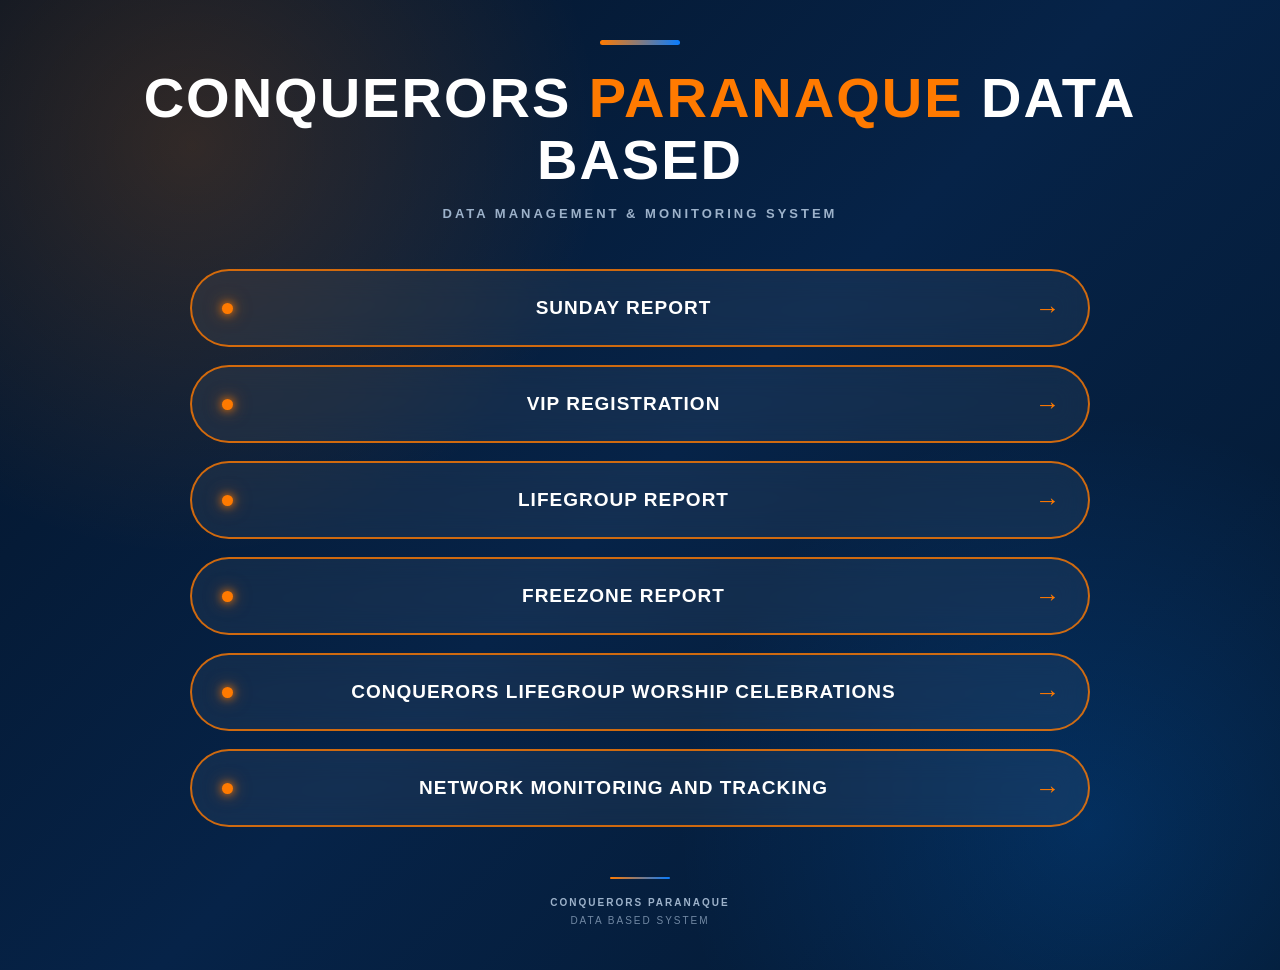
<file: index.html>
<!DOCTYPE html>
<html lang="en">
<head>
    <meta charset="UTF-8">
    <meta name="viewport" content="width=device-width, initial-scale=1.0">
    <title>CONQUERORS PARANAQUE DATA BASED</title>

    <link rel="stylesheet" href="style.css">
</head>

<body>

    <main class="dashboard">

        <!-- =========================
             HEADER
        ========================== -->

        <header class="header">

            <div class="brand-line"></div>

            <h1>
                CONQUERORS
                <span>PARANAQUE</span>
                DATA BASED
            </h1>

            <p>
                DATA MANAGEMENT & MONITORING SYSTEM
            </p>

        </header>


        <!-- =========================
             DASHBOARD CAPSULE MENU
        ========================== -->

        <section class="menu">

            <!-- NEW CAPSULE -->
            <a href="sunday-report.html" class="capsule">

                <span class="dot"></span>

                <span class="capsule-text">
                    SUNDAY REPORT
                </span>

                <span class="arrow">→</span>

            </a>


            <!-- VIP REGISTRATION -->
            <a href="vip-registration.html" class="capsule">

                <span class="dot"></span>

                <span class="capsule-text">
                    VIP REGISTRATION
                </span>

                <span class="arrow">→</span>

            </a>


            <!-- LIFEGROUP REPORT -->
            <a href="#" class="capsule">

                <span class="dot"></span>

                <span class="capsule-text">
                    LIFEGROUP REPORT
                </span>

                <span class="arrow">→</span>

            </a>


            <!-- FREEZONE REPORT -->
            <a href="#" class="capsule">

                <span class="dot"></span>

                <span class="capsule-text">
                    FREEZONE REPORT
                </span>

                <span class="arrow">→</span>

            </a>


            <!-- CLGWC -->
            <a href="clgwc.html" class="capsule">

                <span class="dot"></span>

                <span class="capsule-text">
                    CONQUERORS LIFEGROUP WORSHIP CELEBRATIONS
                </span>

                <span class="arrow">→</span>

            </a>


            <!-- NETWORK MONITORING -->
            <a href="#" class="capsule">

                <span class="dot"></span>

                <span class="capsule-text">
                    NETWORK MONITORING AND TRACKING
                </span>

                <span class="arrow">→</span>

            </a>

        </section>


        <!-- =========================
             FOOTER
        ========================== -->

        <footer>

            <div class="footer-line"></div>

            <p>
                CONQUERORS PARANAQUE
            </p>

            <span>
                DATA BASED SYSTEM
            </span>

        </footer>

    </main>

</body>
</html>
</file>
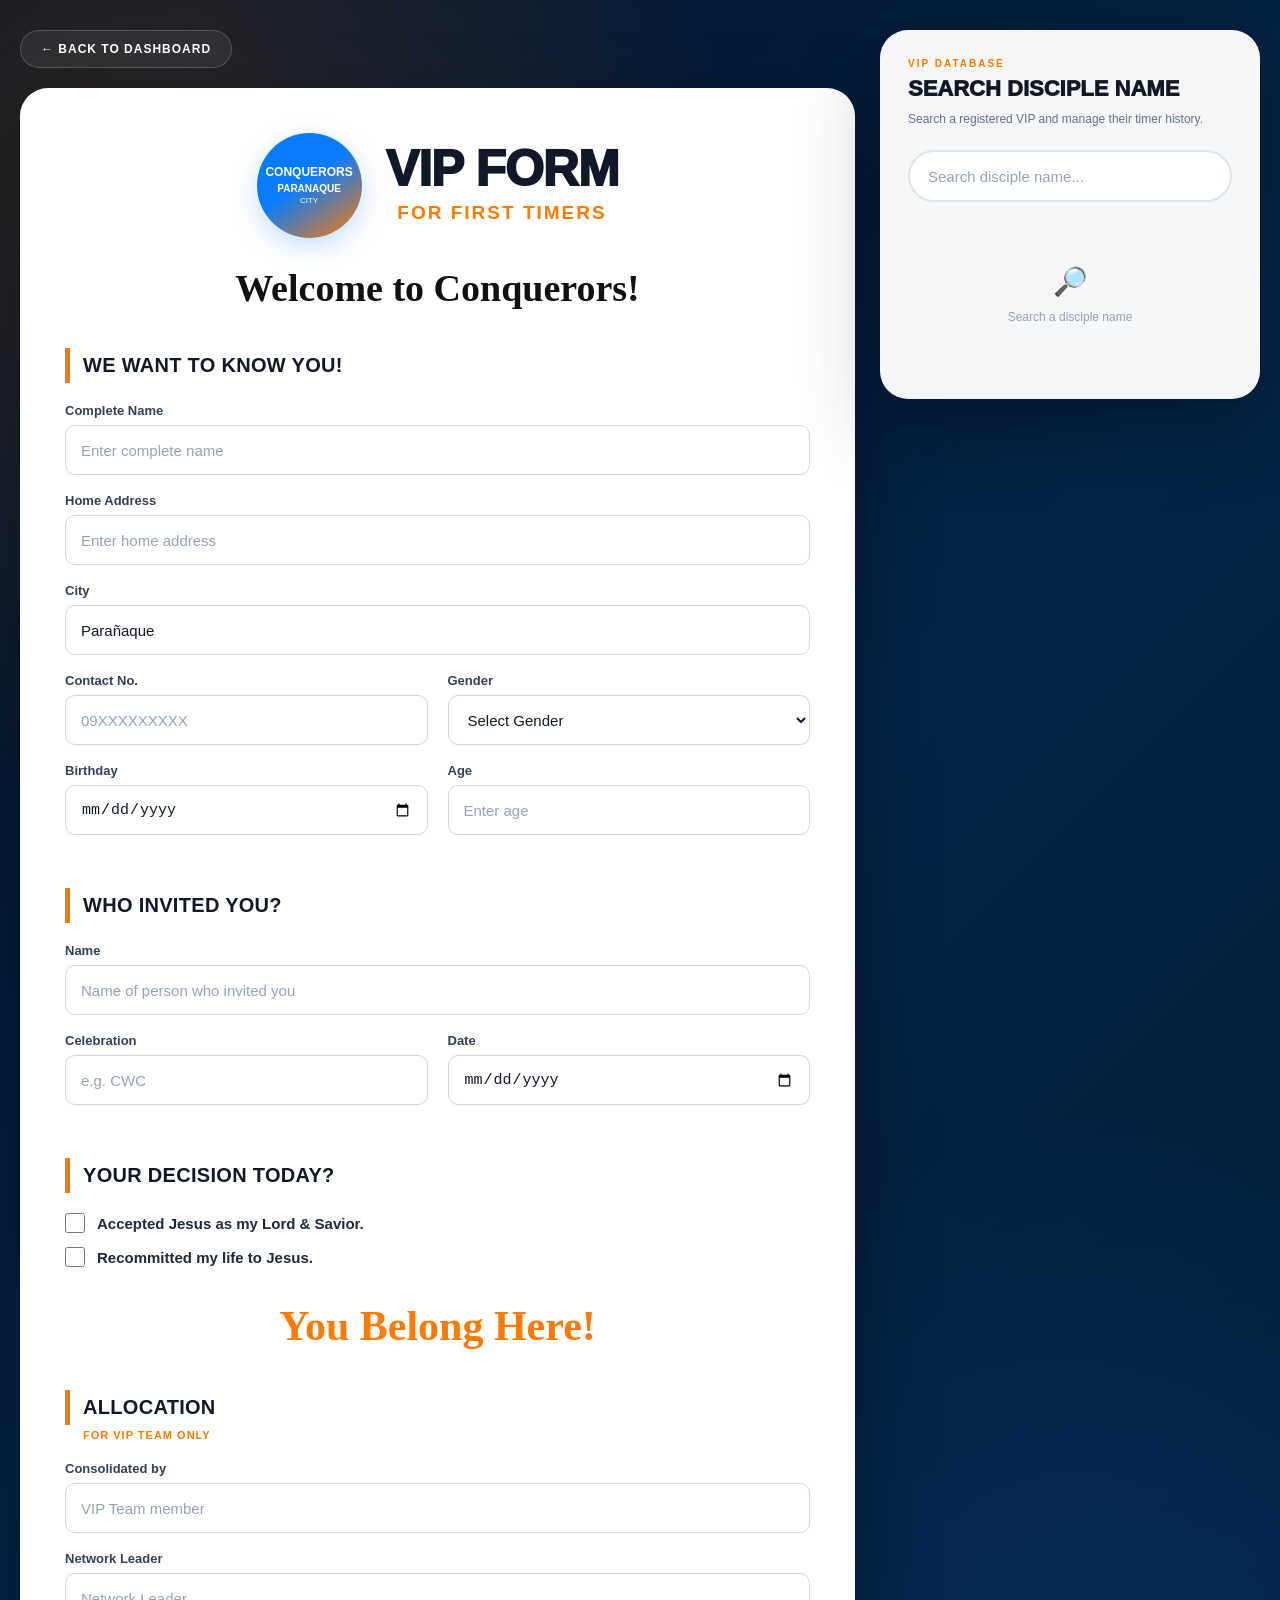
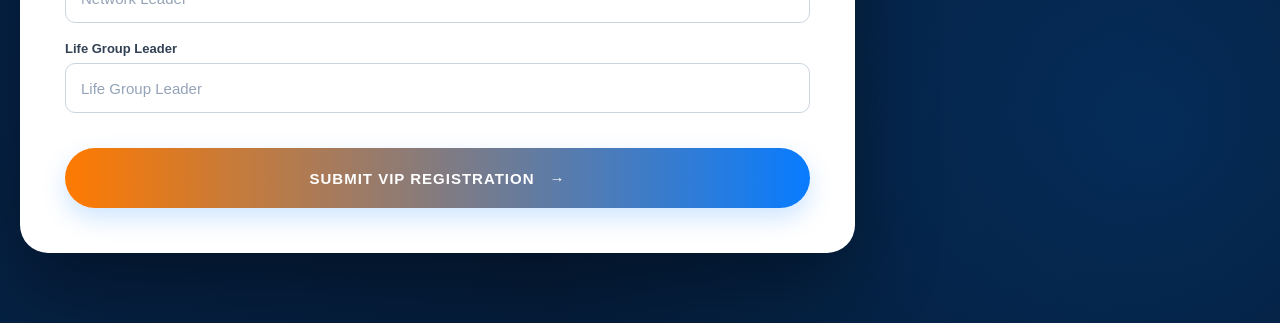
<file: vip-registration.html>
<!DOCTYPE html>
<html lang="en">

<head>

    <meta charset="UTF-8">

    <meta
        name="viewport"
        content="width=device-width, initial-scale=1.0"
    >

    <title>
        VIP Registration | Conquerors Paranaque
    </title>

    <link
        rel="stylesheet"
        href="vip-registration.css"
    >

</head>


<body>

    <main class="vip-page">


        <!-- =========================================
             LEFT / MAIN REGISTRATION
        ========================================== -->

        <section class="registration-container">

            <a
                href="index.html"
                class="back-button"
            >
                ← BACK TO DASHBOARD
            </a>


            <section class="form-card">

                <header class="form-header">

                    <div class="logo-circle">

                        <strong>
                            CONQUERORS
                        </strong>

                        <span>
                            PARANAQUE
                        </span>

                        <small>
                            CITY
                        </small>

                    </div>


                    <div class="form-title">

                        <h1>
                            VIP FORM
                        </h1>

                        <h2>
                            FOR FIRST TIMERS
                        </h2>

                    </div>

                </header>


                <div class="welcome">
                    Welcome to Conquerors!
                </div>


                <form id="vipForm">

                    <!-- PERSONAL INFORMATION -->

                    <section class="form-section">

                        <h3>
                            WE WANT TO KNOW YOU!
                        </h3>


                        <div class="form-group">

                            <label for="completeName">
                                Complete Name
                            </label>

                            <input
                                type="text"
                                id="completeName"
                                name="completeName"
                                placeholder="Enter complete name"
                                autocomplete="name"
                                required
                            >

                        </div>


                        <div class="form-group">

                            <label for="homeAddress">
                                Home Address
                            </label>

                            <input
                                type="text"
                                id="homeAddress"
                                name="homeAddress"
                                placeholder="Enter home address"
                                required
                            >

                        </div>


                        <div class="form-group">

                            <label for="city">
                                City
                            </label>

                            <input
                                type="text"
                                id="city"
                                name="city"
                                value="Parañaque"
                            >

                        </div>


                        <div class="two-column">

                            <div class="form-group">

                                <label for="contactNo">
                                    Contact No.
                                </label>

                                <input
                                    type="tel"
                                    id="contactNo"
                                    name="contactNo"
                                    placeholder="09XXXXXXXXX"
                                    required
                                >

                            </div>


                            <div class="form-group">

                                <label for="gender">
                                    Gender
                                </label>

                                <select
                                    id="gender"
                                    name="gender"
                                    required
                                >

                                    <option value="">
                                        Select Gender
                                    </option>

                                    <option value="Male">
                                        Male
                                    </option>

                                    <option value="Female">
                                        Female
                                    </option>

                                </select>

                            </div>

                        </div>


                        <div class="two-column">

                            <div class="form-group">

                                <label for="birthday">
                                    Birthday
                                </label>

                                <input
                                    type="date"
                                    id="birthday"
                                    name="birthday"
                                    required
                                >

                            </div>


                            <div class="form-group">

                                <label for="age">
                                    Age
                                </label>

                                <input
                                    type="number"
                                    id="age"
                                    name="age"
                                    min="1"
                                    max="120"
                                    placeholder="Enter age"
                                    required
                                >

                            </div>

                        </div>

                    </section>



                    <!-- WHO INVITED YOU -->

                    <section class="form-section">

                        <h3>
                            WHO INVITED YOU?
                        </h3>


                        <div class="form-group">

                            <label for="invitedBy">
                                Name
                            </label>

                            <input
                                type="text"
                                id="invitedBy"
                                name="invitedBy"
                                placeholder="Name of person who invited you"
                            >

                        </div>


                        <div class="two-column">

                            <div class="form-group">

                                <label for="celebration">
                                    Celebration
                                </label>

                                <input
                                    type="text"
                                    id="celebration"
                                    name="celebration"
                                    placeholder="e.g. CWC"
                                >

                            </div>


                            <div class="form-group">

                                <label for="celebrationDate">
                                    Date
                                </label>

                                <input
                                    type="date"
                                    id="celebrationDate"
                                    name="celebrationDate"
                                >

                            </div>

                        </div>

                    </section>



                    <!-- DECISION -->

                    <section class="form-section">

                        <h3>
                            YOUR DECISION TODAY?
                        </h3>


                        <div class="checkbox-group">

                            <label class="checkbox-option">

                                <input
                                    type="checkbox"
                                    name="decision"
                                    value="Accepted Jesus as my Lord & Savior"
                                >

                                <span>
                                    Accepted Jesus as my Lord & Savior.
                                </span>

                            </label>


                            <label class="checkbox-option">

                                <input
                                    type="checkbox"
                                    name="decision"
                                    value="Recommitted my life to Jesus"
                                >

                                <span>
                                    Recommitted my life to Jesus.
                                </span>

                            </label>

                        </div>

                    </section>



                    <div class="belong">
                        You Belong Here!
                    </div>



                    <!-- ALLOCATION -->

                    <section class="form-section allocation">

                        <div class="allocation-title">

                            <h3>
                                ALLOCATION
                            </h3>

                            <span>
                                FOR VIP TEAM ONLY
                            </span>

                        </div>


                        <div class="form-group">

                            <label for="consolidatedBy">
                                Consolidated by
                            </label>

                            <input
                                type="text"
                                id="consolidatedBy"
                                name="consolidatedBy"
                                placeholder="VIP Team member"
                            >

                        </div>


                        <div class="form-group">

                            <label for="networkLeader">
                                Network Leader
                            </label>

                            <input
                                type="text"
                                id="networkLeader"
                                name="networkLeader"
                                placeholder="Network Leader"
                            >

                        </div>


                        <div class="form-group">

                            <label for="lifeGroupLeader">
                                Life Group Leader
                            </label>

                            <input
                                type="text"
                                id="lifeGroupLeader"
                                name="lifeGroupLeader"
                                placeholder="Life Group Leader"
                            >

                        </div>

                    </section>



                    <button
                        type="submit"
                        class="submit-button"
                    >

                        <span>
                            SUBMIT VIP REGISTRATION
                        </span>

                        <span>
                            →
                        </span>

                    </button>

                </form>

            </section>

        </section>



        <!-- =========================================
             RIGHT / SEARCH DISCIPLE
        ========================================== -->

        <aside class="disciple-panel">

            <div class="disciple-panel-header">

                <span class="eyebrow">
                    VIP DATABASE
                </span>

                <h2>
                    SEARCH DISCIPLE NAME
                </h2>

                <p>
                    Search a registered VIP and manage
                    their timer history.
                </p>

            </div>


            <div class="search-wrapper">

                <input
                    type="search"
                    id="discipleSearch"
                    placeholder="Search disciple name..."
                    autocomplete="off"
                >

            </div>


            <div
                id="discipleResults"
                class="disciple-results"
            >

                <div class="empty-search">

                    <span>
                        🔎
                    </span>

                    <p>
                        Search a disciple name
                    </p>

                </div>

            </div>

        </aside>

    </main>


<!-- =========================================================
     DISCIPLE PROFILE MODAL
========================================================= -->

<div
    id="discipleModal"
    class="vip-modal hidden"
>

    <div class="vip-modal-card">

        <button
            type="button"
            id="closeDiscipleModal"
            class="modal-close"
        >
            ×
        </button>


        <span class="eyebrow">
            VIP DISCIPLE RECORD
        </span>


        <h2 id="modalDiscipleName">
            DISCIPLE NAME
        </h2>


        <!-- =================================================
             TIMER HISTORY
        ================================================== -->

        <div
            id="modalTimerHistory"
            class="timer-history"
        >
        </div>


        <!-- =================================================
             ACTION BUTTONS
        ================================================== -->

        <div class="modal-actions">

            <button
                type="button"
                id="reportTimerButton"
                class="action-primary"
            >
                + REPORT TIMER
            </button>


            <button
                type="button"
                id="viewInfoButton"
                class="action-secondary"
            >
                VIEW ALL INFO
            </button>

        </div>


        <!-- =================================================
             FULL INFORMATION
        ================================================== -->

        <div
            id="modalFullInfo"
            class="full-info hidden"
        >
        </div>


        <!-- =================================================
             DISCIPLE ACTIONS
        ================================================== -->

        <div class="danger-actions">

            <button
                type="button"
                id="editDiscipleButton"
                class="edit-button"
            >
                EDIT INFORMATION
            </button>


            <button
                type="button"
                id="deleteDiscipleButton"
                class="delete-button"
            >
                DELETE RECORD
            </button>

        </div>

    </div>

</div>



<!-- =========================================================
     ADD / REPORT TIMER MODAL
========================================================= -->

<div
    id="timerModal"
    class="vip-modal hidden"
>

    <div class="vip-modal-card timer-modal-card">

        <button
            type="button"
            id="closeTimerModal"
            class="modal-close"
        >
            ×
        </button>


        <span class="eyebrow">
            TIMER REPORT
        </span>


        <h2>
            REPORT TIMER
        </h2>


        <p>
            Add or update the timer date for this disciple.
        </p>


        <strong
            id="timerDiscipleName"
            class="timer-disciple-name"
        >
            DISCIPLE NAME
        </strong>


        <form id="timerForm">

            <div class="form-group">

                <label for="timerType">
                    TIMER TYPE
                </label>

                <select
                    id="timerType"
                    required
                >

                    <option value="">
                        Select Timer
                    </option>

                    <option value="2nd Timer">
                        2nd Timer
                    </option>

                    <option value="3rd Timer">
                        3rd Timer
                    </option>

                    <option value="4th Timer">
                        4th Timer
                    </option>

                    <option value="New NTH Timer">
                        New NTH Timer
                    </option>

                    <option value="NT Timer">
                        NT Timer
                    </option>

                </select>

            </div>


            <div class="form-group">

                <label for="timerDate">
                    DATE
                </label>

                <input
                    type="date"
                    id="timerDate"
                    required
                >

            </div>


            <div class="timer-form-actions">

                <button
                    type="button"
                    id="cancelTimerButton"
                    class="action-secondary"
                >
                    CANCEL
                </button>


                <button
                    type="submit"
                    class="action-primary"
                >
                    SAVE TIMER
                </button>

            </div>

        </form>

    </div>

</div>



<!-- =========================================================
     EDIT TIMER DATE MODAL
========================================================= -->

<div
    id="editTimerModal"
    class="vip-modal hidden"
>

    <div class="vip-modal-card timer-modal-card">

        <button
            type="button"
            id="closeEditTimerModal"
            class="modal-close"
        >
            ×
        </button>


        <span class="eyebrow">
            EDIT TIMER DATE
        </span>


        <h2 id="editTimerTitle">
            EDIT TIMER
        </h2>


        <p>
            Correct the date below and save your changes.
        </p>


        <form id="editTimerForm">

            <div class="form-group">

                <label for="editTimerDate">
                    TIMER DATE
                </label>

                <input
                    type="date"
                    id="editTimerDate"
                    required
                >

            </div>


            <div class="timer-form-actions">

                <button
                    type="button"
                    id="cancelEditTimerButton"
                    class="action-secondary"
                >
                    CANCEL
                </button>


                <button
                    type="submit"
                    class="action-primary"
                >
                    SAVE DATE
                </button>

            </div>

        </form>

    </div>

</div>

    <script src="vip-registration.js"></script>

</body>

</html>
</file>
<file: style.css>
* {
    margin: 0;
    padding: 0;
    box-sizing: border-box;
}

body {
    min-height: 100vh;

    font-family:
        Arial,
        Helvetica,
        sans-serif;

    color: #ffffff;

    background:
        radial-gradient(
            circle at 15% 15%,
            rgba(255, 122, 0, 0.18),
            transparent 30%
        ),
        radial-gradient(
            circle at 85% 85%,
            rgba(0, 126, 255, 0.20),
            transparent 30%
        ),
        linear-gradient(
            135deg,
            #041326 0%,
            #062348 50%,
            #04182f 100%
        );

    display: flex;
    justify-content: center;
    align-items: center;

    padding: 40px 20px;

    overflow-x: hidden;
}

.dashboard {
    width: 100%;
    max-width: 1100px;
    text-align: center;
}

.header {
    margin-bottom: 48px;
    animation: fadeDown 0.7s ease;
}

.brand-line {
    width: 80px;
    height: 5px;

    margin: 0 auto 22px;

    border-radius: 50px;

    background:
        linear-gradient(
            90deg,
            #ff7a00,
            #087cff
        );
}

.header h1 {
    font-size: clamp(30px, 5vw, 56px);

    line-height: 1.1;

    font-weight: 900;

    letter-spacing: 2px;

    text-transform: uppercase;
}

.header h1 span {
    color: #ff7a00;
}

.header p {
    margin-top: 16px;

    color: #9db2ca;

    font-size: 13px;

    font-weight: 600;

    letter-spacing: 3px;
}

.menu {
    width: 100%;

    display: flex;
    flex-direction: column;

    align-items: center;

    gap: 18px;
}

.capsule {
    position: relative;

    width: min(900px, 95%);

    min-height: 78px;

    padding:
        18px
        65px
        18px
        32px;

    display: flex;
    align-items: center;
    justify-content: center;

    border-radius: 999px;

    border:
        2px solid
        rgba(255, 122, 0, 0.8);

    background:
        rgba(255, 255, 255, 0.055);

    backdrop-filter: blur(15px);

    color: #ffffff;

    text-decoration: none;

    overflow: hidden;

    transition:
        transform 0.25s ease,
        background 0.25s ease,
        border-color 0.25s ease,
        box-shadow 0.25s ease;
}

.capsule:hover {
    transform:
        translateY(-4px)
        scale(1.015);

    background:
        linear-gradient(
            90deg,
            rgba(255, 122, 0, 0.95),
            rgba(8, 124, 255, 0.95)
        );

    border-color: #ffffff;

    box-shadow:
        0 15px 35px
        rgba(0, 0, 0, 0.35);
}

.dot {
    position: absolute;

    left: 30px;

    width: 11px;
    height: 11px;

    border-radius: 50%;

    background: #ff7a00;

    box-shadow:
        0 0 8px #ff7a00,
        0 0 18px
        rgba(255, 122, 0, 0.65);
}

.capsule-text {
    font-size:
        clamp(13px, 2vw, 19px);

    font-weight: 800;

    letter-spacing: 1px;

    text-align: center;

    line-height: 1.35;
}

.arrow {
    position: absolute;

    right: 28px;

    font-size: 25px;

    color: #ff7a00;

    transition: 0.25s ease;
}

.capsule:hover .arrow {
    color: #ffffff;
    transform: translateX(5px);
}

footer {
    margin-top: 50px;

    color: #7188a3;

    font-size: 10px;

    letter-spacing: 2px;

    line-height: 1.8;
}

.footer-line {
    width: 60px;
    height: 2px;

    margin: 0 auto 15px;

    background:
        linear-gradient(
            90deg,
            #ff7a00,
            #087cff
        );

    border-radius: 20px;
}

footer p {
    color: #9db2ca;
    font-weight: 700;
}

@keyframes fadeDown {

    from {
        opacity: 0;
        transform: translateY(-20px);
    }

    to {
        opacity: 1;
        transform: translateY(0);
    }
}

@media (max-width: 600px) {

    body {
        padding: 30px 12px;
    }

    .header {
        margin-bottom: 32px;
    }

    .header h1 {
        font-size: 28px;
    }

    .header p {
        font-size: 9px;
        letter-spacing: 2px;
    }

    .capsule {
        width: 100%;
        min-height: 68px;

        padding:
            15px
            48px
            15px
            45px;
    }

    .dot {
        left: 22px;

        width: 8px;
        height: 8px;
    }

    .arrow {
        right: 20px;
        font-size: 20px;
    }

    .capsule-text {
        font-size: 12px;
    }
}
</file>
<file: vip-registration.css>
/* =========================================
   RESET
========================================= */

* {
    margin: 0;
    padding: 0;
    box-sizing: border-box;
}


/* =========================================
   BODY
========================================= */

body {

    min-height: 100vh;

    font-family:
        Arial,
        Helvetica,
        sans-serif;

    background:

        radial-gradient(
            circle at 10% 10%,
            rgba(255, 122, 0, 0.16),
            transparent 30%
        ),

        radial-gradient(
            circle at 90% 90%,
            rgba(8, 124, 255, 0.18),
            transparent 30%
        ),

        linear-gradient(
            135deg,
            #041326,
            #062348,
            #04182f
        );

    padding:
        30px
        20px
        70px;

    color: #172033;
}


/* =========================================
   CONTAINER
========================================= */

.registration-container {

    width: 100%;

    max-width: 900px;

    margin: 0 auto;
}


/* =========================================
   BACK BUTTON
========================================= */

.back-button {

    display: inline-flex;

    align-items: center;

    gap: 7px;

    margin-bottom: 20px;

    padding:
        11px
        20px;

    color: #ffffff;

    background:
        rgba(255,255,255,0.07);

    border:
        1px solid
        rgba(255,255,255,0.18);

    border-radius: 999px;

    text-decoration: none;

    font-size: 12px;

    font-weight: 800;

    letter-spacing: 1px;

    transition: 0.25s ease;
}


.back-button:hover {

    background: #ff7a00;

    border-color: #ff7a00;

    transform:
        translateX(-3px);
}


/* =========================================
   FORM CARD
========================================= */

.form-card {

    width: 100%;

    background: #ffffff;

    border-radius: 28px;

    padding: 45px;

    box-shadow:
        0 30px 80px
        rgba(0,0,0,0.38);

    overflow: hidden;
}


/* =========================================
   FORM HEADER
========================================= */

.form-header {

    display: flex;

    justify-content: center;

    align-items: center;

    gap: 24px;

    margin-bottom: 28px;

    text-align: center;
}


/* =========================================
   LOGO
========================================= */

.logo-circle {

    width: 105px;

    height: 105px;

    flex-shrink: 0;

    border-radius: 50%;

    display: flex;

    flex-direction: column;

    justify-content: center;

    align-items: center;

    color: #ffffff;

    background:

        linear-gradient(
            145deg,
            #087cff 0%,
            #087cff 45%,
            #ff7a00 100%
        );

    box-shadow:
        0 8px 25px
        rgba(8,124,255,0.25);

    text-transform: uppercase;
}


.logo-circle strong {

    font-size: 12px;

    line-height: 1.1;
}


.logo-circle span {

    margin-top: 4px;

    font-size: 10px;

    font-weight: 700;
}


.logo-circle small {

    font-size: 8px;

    margin-top: 2px;
}


/* =========================================
   TITLE
========================================= */

.form-title h1 {

    font-size: 50px;

    line-height: 0.9;

    color: #111827;

    font-weight: 950;

    letter-spacing: -1px;
}


.form-title h2 {

    margin-top: 10px;

    color: #ff7a00;

    font-size: 19px;

    font-weight: 900;

    letter-spacing: 2px;
}


/* =========================================
   WELCOME
========================================= */

.welcome {

    text-align: center;

    margin-bottom: 38px;

    font-family:
        "Brush Script MT",
        "Segoe Script",
        cursive;

    font-size: 38px;

    font-weight: 700;

    color: #111111;
}


/* =========================================
   SECTION
========================================= */

.form-section {

    margin-bottom: 35px;
}


.form-section h3 {

    display: flex;

    align-items: center;

    min-height: 35px;

    padding-left: 13px;

    margin-bottom: 20px;

    border-left:
        5px solid #ff7a00;

    color: #111827;

    font-size: 20px;

    font-weight: 900;

    letter-spacing: 0.3px;
}


/* =========================================
   FORM GROUP
========================================= */

.form-group {

    margin-bottom: 18px;
}


.form-group label {

    display: block;

    margin-bottom: 7px;

    color: #334155;

    font-size: 13px;

    font-weight: 800;
}


input,
select {

    width: 100%;

    height: 50px;

    padding:
        0
        15px;

    border:
        1px solid #cbd5e1;

    border-radius: 10px;

    outline: none;

    background: #ffffff;

    color: #111827;

    font-size: 15px;

    transition:
        border-color 0.2s ease,
        box-shadow 0.2s ease;
}


input::placeholder {

    color: #94a3b8;
}


input:focus,
select:focus {

    border-color: #087cff;

    box-shadow:
        0 0 0 3px
        rgba(8,124,255,0.12);
}


/* =========================================
   TWO COLUMN
========================================= */

.two-column {

    display: grid;

    grid-template-columns:
        1fr 1fr;

    gap: 20px;
}


/* =========================================
   CHECKBOX
========================================= */

.checkbox-group {

    display: flex;

    flex-direction: column;

    gap: 14px;
}


.checkbox-option {

    display: flex;

    align-items: center;

    gap: 12px;

    cursor: pointer;

    color: #1e293b;

    font-size: 15px;

    font-weight: 650;
}


.checkbox-option input {

    width: 20px;

    height: 20px;

    flex-shrink: 0;

    accent-color: #ff7a00;

    cursor: pointer;
}


/* =========================================
   BELONG
========================================= */

.belong {

    margin:
        5px
        0
        35px;

    text-align: center;

    font-family:
        "Brush Script MT",
        "Segoe Script",
        cursive;

    font-size: 42px;

    font-weight: 700;

    color: #ff7a00;
}


/* =========================================
   ALLOCATION
========================================= */

.allocation {

    padding-top: 5px;
}


.allocation-title {

    margin-bottom: 20px;
}


.allocation-title h3 {

    margin-bottom: 4px;
}


.allocation-title span {

    display: block;

    padding-left: 18px;

    color: #ff7a00;

    font-size: 11px;

    font-weight: 900;

    letter-spacing: 1px;
}


/* =========================================
   SUBMIT BUTTON
========================================= */

.submit-button {

    width: 100%;

    min-height: 60px;

    border: none;

    border-radius: 999px;

    padding:
        0
        25px;

    display: flex;

    justify-content: center;

    align-items: center;

    gap: 15px;

    color: #ffffff;

    background:

        linear-gradient(
            90deg,
            #ff7a00,
            #087cff
        );

    font-size: 15px;

    font-weight: 900;

    letter-spacing: 1px;

    cursor: pointer;

    box-shadow:
        0 10px 25px
        rgba(8,124,255,0.2);

    transition:
        transform 0.25s ease,
        box-shadow 0.25s ease;
}


.submit-button:hover {

    transform:
        translateY(-3px);

    box-shadow:
        0 15px 35px
        rgba(8,124,255,0.3);
}


.submit-button:active {

    transform:
        scale(0.98);
}


/* =========================================
   TABLET
========================================= */

@media (max-width: 700px) {

    body {

        padding:
            20px
            12px
            50px;
    }


    .form-card {

        padding:
            30px
            22px;

        border-radius: 22px;
    }


    .form-header {

        flex-direction: column;

        gap: 16px;
    }


    .form-title h1 {

        font-size: 43px;
    }


    .form-title h2 {

        font-size: 16px;
    }


    .welcome {

        font-size: 32px;
    }


    .two-column {

        grid-template-columns: 1fr;

        gap: 0;
    }
}


/* =========================================
   MOBILE
========================================= */

@media (max-width: 480px) {

    body {

        padding:
            12px
            8px
            40px;
    }


    .back-button {

        margin-left: 5px;

        font-size: 10px;

        padding:
            9px
            15px;
    }


    .form-card {

        padding:
            25px
            16px;

        border-radius: 18px;
    }


    .logo-circle {

        width: 90px;

        height: 90px;
    }


    .form-title h1 {

        font-size: 36px;
    }


    .form-title h2 {

        font-size: 13px;

        letter-spacing: 1px;
    }


    .welcome {

        font-size: 28px;

        margin-bottom: 30px;
    }


    .form-section h3 {

        font-size: 17px;
    }


    input,
    select {

        height: 47px;

        font-size: 14px;
    }


    .checkbox-option {

        align-items: flex-start;

        font-size: 13px;

        line-height: 1.4;
    }


    .belong {

        font-size: 32px;
    }


    .submit-button {

        min-height: 55px;

        font-size: 12px;
    }
}
/* =========================================================
   VIP PAGE TWO COLUMN
========================================================= */

.vip-page {

    width: 100%;

    max-width: 1450px;

    margin: 0 auto;

    display: grid;

    grid-template-columns:
        minmax(0, 1fr)
        380px;

    gap: 25px;

    align-items: start;

}


/* =========================================================
   DISCIPLE PANEL
========================================================= */

.disciple-panel {

    position: sticky;

    top: 25px;

    background:
        rgba(255,255,255,0.96);

    border-radius: 28px;

    padding: 28px;

    box-shadow:
        0 30px 80px
        rgba(0,0,0,0.30);

}


.disciple-panel-header {

    margin-bottom: 22px;

}


.eyebrow {

    display: block;

    color: #ff7a00;

    font-size: 10px;

    font-weight: 900;

    letter-spacing: 2px;

    margin-bottom: 7px;

}


.disciple-panel h2 {

    color: #111827;

    font-size: 22px;

    font-weight: 950;

}


.disciple-panel p {

    margin-top: 8px;

    color: #64748b;

    font-size: 12px;

    line-height: 1.5;

}


/* =========================================================
   SEARCH
========================================================= */

.search-wrapper {

    margin-bottom: 18px;

}


#discipleSearch {

    width: 100%;

    height: 52px;

    border:
        2px solid #dbe4ef;

    border-radius: 999px;

    padding:
        0 18px;

    outline: none;

    color: #111827;

    background: #ffffff;

}


#discipleSearch:focus {

    border-color: #087cff;

    box-shadow:
        0 0 0 4px
        rgba(8,124,255,0.10);

}


/* =========================================================
   SEARCH RESULTS
========================================================= */

.disciple-results {

    display: flex;

    flex-direction: column;

    gap: 10px;

    max-height: 600px;

    overflow-y: auto;

}


.disciple-result {

    width: 100%;

    border: none;

    border-radius: 17px;

    padding: 15px;

    display: flex;

    justify-content: space-between;

    align-items: center;

    text-align: left;

    cursor: pointer;

    background:
        #f1f5f9;

    color: #111827;

    transition:
        0.2s ease;

}


.disciple-result:hover {

    background:
        linear-gradient(
            90deg,
            #ff7a00,
            #087cff
        );

    color: #ffffff;

    transform:
        translateX(3px);

}


.disciple-result strong {

    display: block;

    font-size: 14px;

    font-weight: 900;

}


.disciple-result small {

    display: block;

    margin-top: 5px;

    font-size: 10px;

    opacity: 0.65;

}


.disciple-result span {

    font-size: 20px;

    font-weight: 900;

}


.empty-search {

    padding: 45px 15px;

    text-align: center;

    color: #94a3b8;

}


.empty-search span {

    display: block;

    font-size: 28px;

    margin-bottom: 10px;

}


.empty-search p {

    color: #94a3b8;

}


/* =========================================================
   MODAL
========================================================= */

.vip-modal {

    position: fixed;

    inset: 0;

    z-index: 9999;

    padding: 20px;

    display: flex;

    align-items: center;

    justify-content: center;

    background:
        rgba(2,10,25,0.72);

    backdrop-filter:
        blur(8px);

}


.vip-modal.hidden {

    display: none;

}


.vip-modal-card {

    position: relative;

    width: min(700px, 100%);

    max-height: 90vh;

    overflow-y: auto;

    padding: 35px;

    border-radius: 28px;

    background: #ffffff;

    color: #111827;

    box-shadow:
        0 35px 100px
        rgba(0,0,0,0.45);

}


.modal-close {

    position: absolute;

    top: 15px;

    right: 18px;

    width: 38px;

    height: 38px;

    border: none;

    border-radius: 50%;

    background: #f1f5f9;

    color: #334155;

    font-size: 25px;

    cursor: pointer;

}


.modal-close:hover {

    background: #ff7a00;

    color: #ffffff;

}


.vip-modal-card h2 {

    margin-bottom: 20px;

    color: #111827;

    font-size: 28px;

    font-weight: 950;

}


/* =========================================================
   TIMER HISTORY
========================================================= */

.timer-history {

    display: flex;

    flex-direction: column;

    gap: 8px;

    margin: 20px 0;

}


.timer-row {

    display: grid;

    grid-template-columns: 1fr 1fr;

    gap: 10px;

    padding: 13px 15px;

    border-radius: 12px;

    background: #f8fafc;

}


.timer-row strong {

    color: #334155;

    font-size: 12px;

}


.timer-row span {

    color: #087cff;

    font-size: 12px;

    font-weight: 800;

}


/* =========================================================
   ACTION BUTTONS
========================================================= */

.modal-actions {

    display: grid;

    grid-template-columns:
        1fr 1fr;

    gap: 10px;

    margin-top: 20px;

}


.modal-actions button,
.danger-actions button {

    min-height: 48px;

    border: none;

    border-radius: 999px;

    font-weight: 900;

    letter-spacing: .5px;

    cursor: pointer;

}


.action-primary {

    color: #ffffff;

    background:
        linear-gradient(
            90deg,
            #ff7a00,
            #087cff
        );

}


.action-secondary {

    color: #087cff;

    background:
        #eaf3ff;

}


.danger-actions {

    display: grid;

    grid-template-columns:
        1fr 1fr;

    gap: 10px;

    margin-top: 20px;

}


.edit-button {

    background: #f1f5f9;

    color: #334155;

}


.delete-button {

    background: #fee2e2;

    color: #dc2626;

}


.edit-button:hover {

    background: #e2e8f0;

}


.delete-button:hover {

    background: #fecaca;

}


/* =========================================================
   FULL INFORMATION
========================================================= */

.full-info {

    margin-top: 20px;

    padding-top: 20px;

    border-top:
        1px solid #e2e8f0;

}


.full-info.hidden {

    display: none;

}


.info-grid {

    display: grid;

    grid-template-columns:
        1fr 1fr;

    gap: 12px;

}


.info-grid > div {

    padding: 13px;

    border-radius: 12px;

    background: #f8fafc;

}


.info-grid span {

    display: block;

    margin-bottom: 5px;

    color: #94a3b8;

    font-size: 9px;

    font-weight: 900;

    letter-spacing: 1px;

}


.info-grid strong {

    color: #1e293b;

    font-size: 12px;

    word-break: break-word;

}


/* =========================================================
   TIMER FORM
========================================================= */

.timer-modal-card {

    width: min(500px, 100%);

}


.timer-modal-card p {

    margin-bottom: 20px;

    color: #64748b;

    font-size: 13px;

}


/* =========================================================
   MOBILE
========================================================= */

@media (max-width: 1000px) {

    .vip-page {

        grid-template-columns: 1fr;

    }


    .disciple-panel {

        position: static;

    }

}


@media (max-width: 600px) {

    .vip-page {

        gap: 15px;

    }


    .disciple-panel {

        padding: 20px;

        border-radius: 22px;

    }


    .vip-modal {

        padding: 10px;

    }


    .vip-modal-card {

        padding: 25px 18px;

        border-radius: 22px;

    }


    .timer-row {

        grid-template-columns: 1fr;

        gap: 3px;

    }


    .info-grid {

        grid-template-columns: 1fr;

    }


    .modal-actions,
    .danger-actions {

        grid-template-columns: 1fr;

    }

}
/* =========================================================
   TIMER EDIT / DELETE IMPROVEMENT
========================================================= */

.timer-row {
    display: grid;

    grid-template-columns:
        minmax(120px, 1fr)
        auto;

    gap: 15px;

    align-items: center;

    padding: 14px 15px;

    border-radius: 14px;

    background: #f8fafc;

    border:
        1px solid
        #e2e8f0;
}


.timer-row-info {
    min-width: 0;
}


.timer-row-info strong {
    display: block;

    color: #334155;

    font-size: 12px;

    font-weight: 900;

    letter-spacing: .4px;
}


.timer-row-info span {
    display: block;

    margin-top: 5px;

    color: #087cff;

    font-size: 12px;

    font-weight: 800;
}


/* =========================================================
   TIMER BUTTONS
========================================================= */

.timer-actions {
    display: flex;

    align-items: center;

    gap: 7px;
}


.timer-action {
    min-width: 58px;

    min-height: 34px;

    padding:
        7px
        11px;

    border: none;

    border-radius: 999px;

    font-size: 10px;

    font-weight: 900;

    letter-spacing: .4px;

    cursor: pointer;

    transition:
        transform .2s ease,
        background .2s ease;
}


.timer-action:hover {
    transform:
        translateY(-2px);
}


.timer-edit {
    color: #087cff;

    background: #eaf3ff;
}


.timer-edit:hover {
    background: #d8eaff;
}


.timer-delete {
    color: #dc2626;

    background: #fee2e2;
}


.timer-delete:hover {
    background: #fecaca;
}


.timer-add {
    color: #ffffff;

    background:
        linear-gradient(
            90deg,
            #ff7a00,
            #087cff
        );
}


.timer-add:hover {
    opacity: .9;
}


/* =========================================================
   EMPTY TIMER
========================================================= */

.timer-empty {
    color: #94a3b8 !important;

    font-weight: 700 !important;
}


/* =========================================================
   TIMER DISCIPLE NAME
========================================================= */

.timer-disciple-name {
    display: block;

    margin-bottom: 20px;

    padding: 12px 15px;

    border-radius: 12px;

    background: #f1f5f9;

    color: #111827;

    font-size: 14px;

    font-weight: 900;
}


/* =========================================================
   TIMER FORM BUTTONS
========================================================= */

.timer-form-actions {
    display: grid;

    grid-template-columns:
        1fr
        1fr;

    gap: 10px;

    margin-top: 20px;
}


.timer-form-actions button {
    min-height: 48px;

    border: none;

    border-radius: 999px;

    font-weight: 900;

    cursor: pointer;

    transition: .2s ease;
}


.timer-form-actions button:hover {
    transform:
        translateY(-2px);
}


/* =========================================================
   MODAL FORM INPUTS
========================================================= */

.timer-modal-card input,
.timer-modal-card select {
    width: 100%;

    height: 50px;

    padding:
        0
        15px;

    border:
        1px solid
        #cbd5e1;

    border-radius: 10px;

    outline: none;

    background: #ffffff;

    color: #111827;

    font-size: 14px;
}


.timer-modal-card input:focus,
.timer-modal-card select:focus {
    border-color: #087cff;

    box-shadow:
        0 0 0 3px
        rgba(8,124,255,.12);
}


/* =========================================================
   MOBILE TIMER HISTORY
========================================================= */

@media (max-width: 600px) {

    .timer-row {
        grid-template-columns: 1fr;

        gap: 10px;
    }


    .timer-actions {
        width: 100%;
    }


    .timer-action {
        flex: 1;
    }


    .timer-form-actions {
        grid-template-columns: 1fr;
    }

}
</file>
